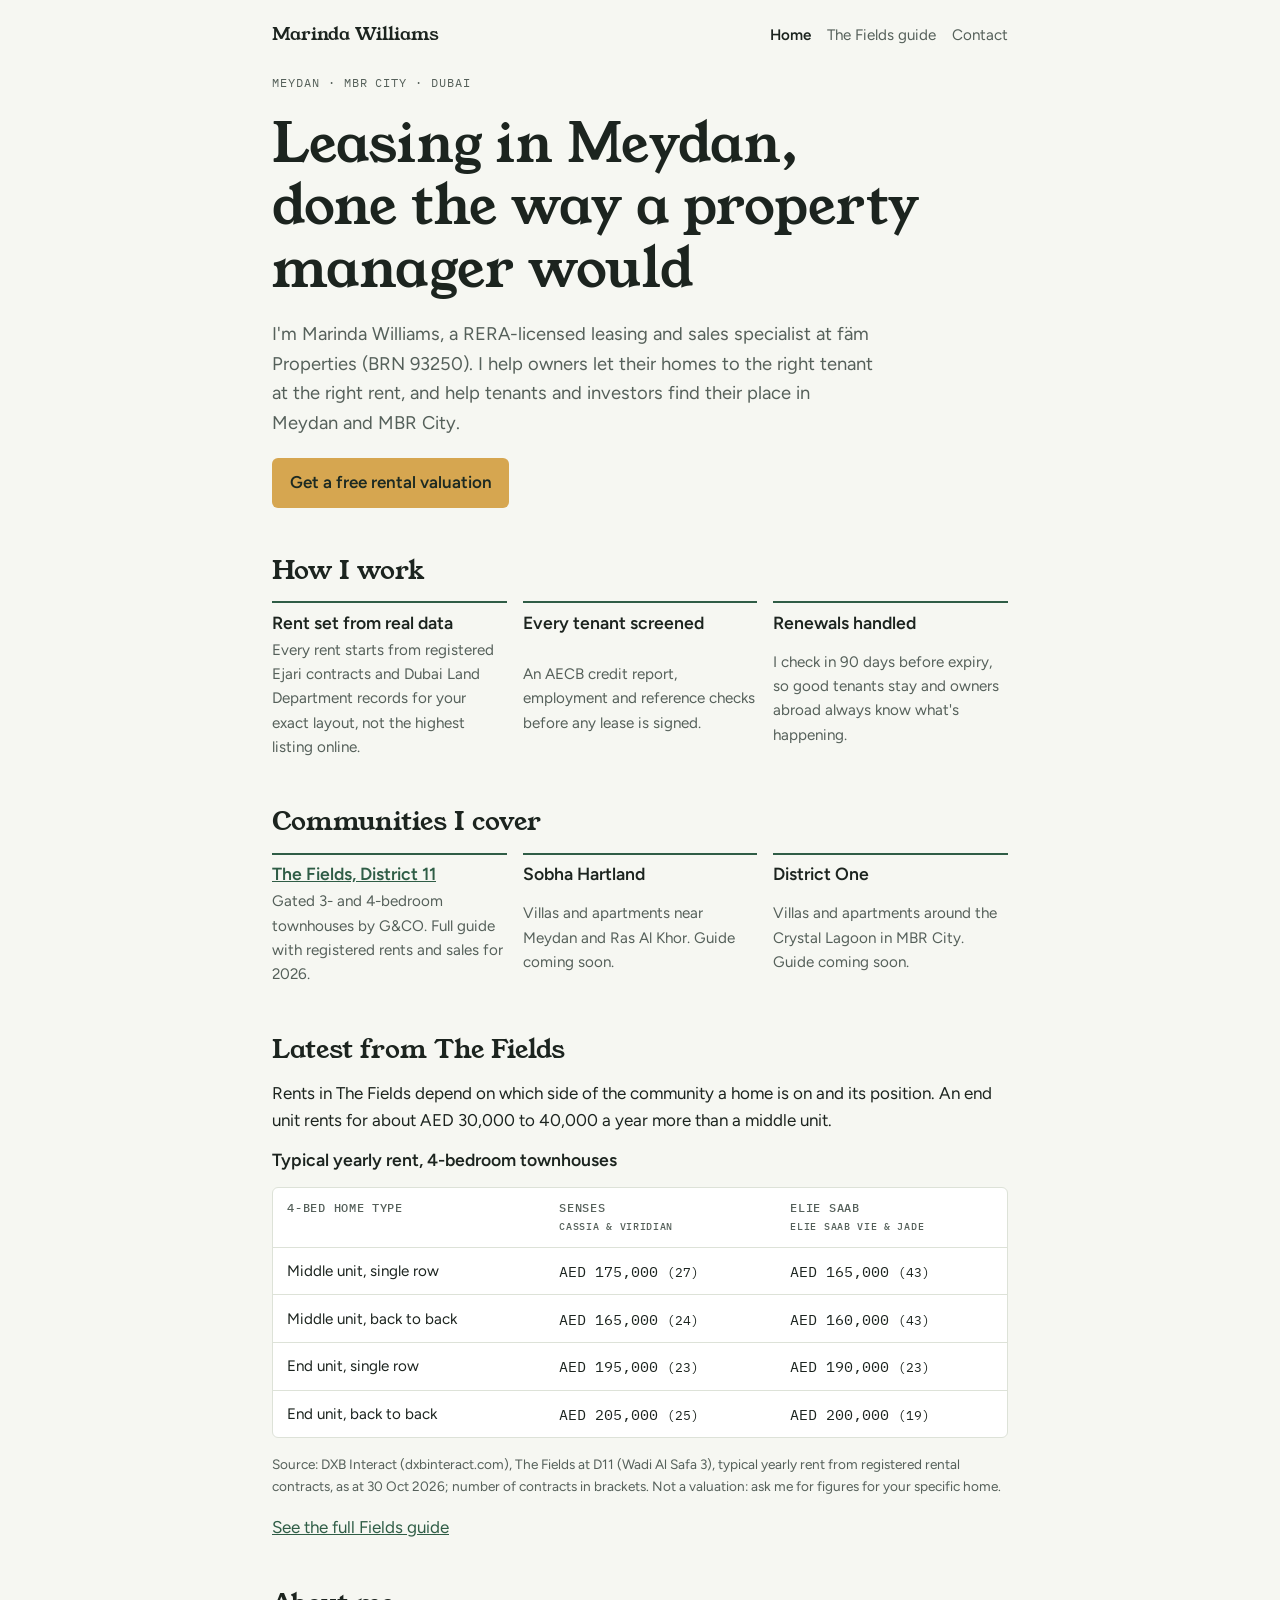
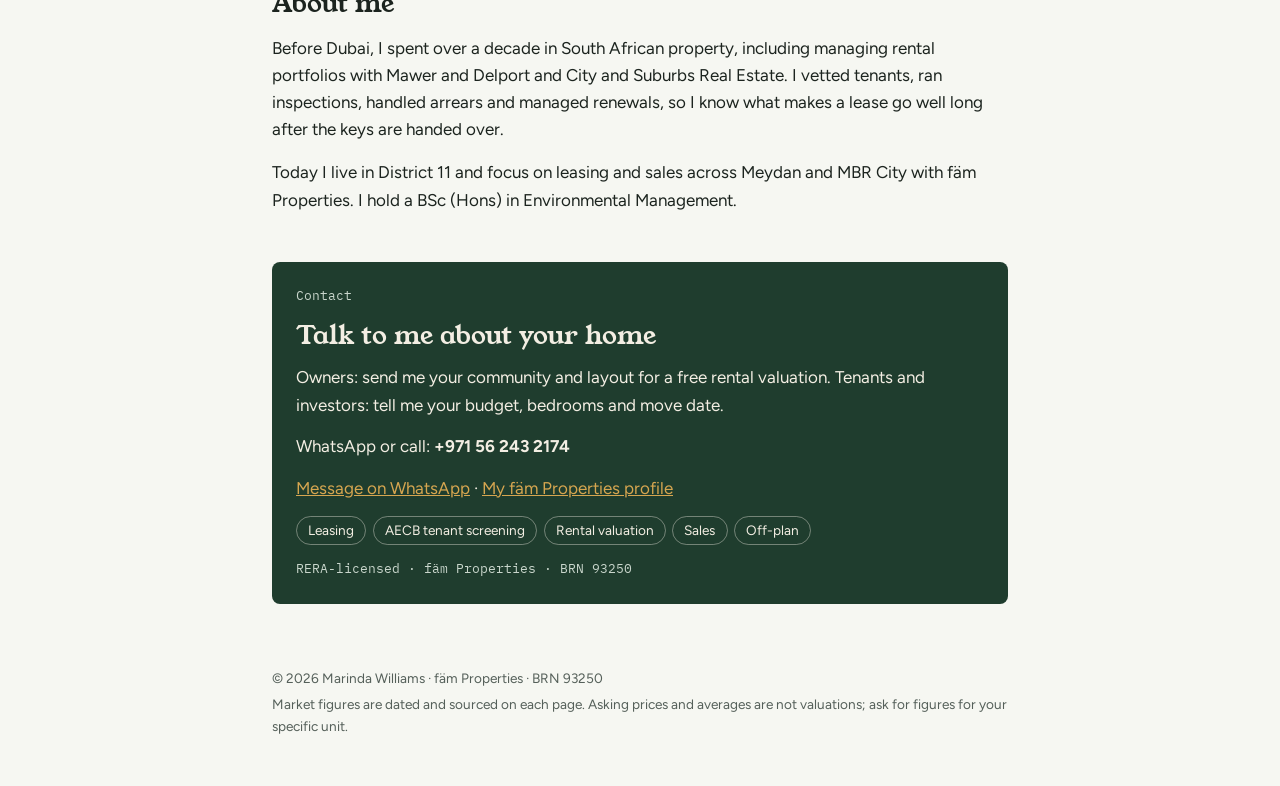
<file: index.html>
<!doctype html>
<html lang="en">
<head>
<meta charset="utf-8">
<meta name="viewport" content="width=device-width, initial-scale=1">
<title>Marinda Williams | Leasing Specialist, Meydan &amp; MBR City, Dubai</title>
<meta name="description" content="Marinda Williams is a leasing and sales specialist for Meydan and MBR City, Dubai, including The Fields and District 11. Former property manager. AECB-screened tenants. fäm Properties, BRN 93250.">
<link rel="canonical" href="https://marindawilliams.github.io/">
<meta property="og:title" content="Marinda Williams | Leasing Specialist, Meydan &amp; MBR City">
<meta property="og:description" content="Leasing and sales in Meydan and MBR City, Dubai. Former property manager. Every tenant AECB credit-screened.">
<meta property="og:url" content="https://marindawilliams.github.io/">
<meta property="og:type" content="profile">
<link rel="preconnect" href="https://fonts.googleapis.com">
<link rel="preconnect" href="https://fonts.gstatic.com" crossorigin>
<link rel="stylesheet" href="https://fonts.googleapis.com/css2?family=Young+Serif&family=Figtree:wght@400;500;600&family=IBM+Plex+Mono:wght@400;500&display=swap">
<link rel="stylesheet" href="/style.css">
<script type="application/ld+json">
{
  "@context": "https://schema.org",
  "@graph": [
    {
      "@type": "RealEstateAgent",
      "@id": "https://marindawilliams.github.io/#agent",
      "name": "Marinda Williams",
      "jobTitle": "Leasing and Sales Specialist",
      "description": "Leasing and sales specialist for Meydan and Mohammed Bin Rashid City (MBR City), Dubai, including The Fields, District 11, Sobha Hartland and District One. Former property manager with over a decade in South African property. Every tenant AECB credit-screened; rents priced from Ejari and Dubai Land Department data.",
      "url": "https://marindawilliams.github.io/",
      "telephone": "+971562432174",
      "identifier": {"@type": "PropertyValue", "name": "BRN", "value": "93250"},
      "worksFor": {"@type": "RealEstateAgent", "name": "fäm Properties", "url": "https://famproperties.com"},
      "areaServed": [
        {"@type": "Place", "name": "Meydan, Dubai"},
        {"@type": "Place", "name": "Mohammed Bin Rashid City (MBR City), Dubai"},
        {"@type": "Place", "name": "The Fields, District 11, Wadi Al Safa 3, Dubai"},
        {"@type": "Place", "name": "Sobha Hartland, Dubai"},
        {"@type": "Place", "name": "District One, Dubai"}
      ],
      "knowsLanguage": "en",
      "knowsAbout": ["Residential leasing in Dubai", "AECB tenant credit screening", "Rental valuation", "Property management", "Off-plan sales"],
      "sameAs": ["https://famproperties.com/dubai-real-estate-agents/marinda-williams"]
    },
    {
      "@type": "WebSite",
      "@id": "https://marindawilliams.github.io/#site",
      "url": "https://marindawilliams.github.io/",
      "name": "Marinda Williams – Meydan Leasing",
      "publisher": {"@id": "https://marindawilliams.github.io/#agent"}
    }
  ]
}
</script>
</head>
<body>
<nav class="top" aria-label="Site">
  <a class="brand" href="/">Marinda Williams</a>
  <ul>
    <li><a href="/" aria-current="page">Home</a></li>
    <li><a href="/the-fields/">The Fields guide</a></li>
    <li><a href="#contact">Contact</a></li>
  </ul>
</nav>

<main class="wrap">
  <header style="display:grid;gap:1.25rem">
    <p class="eyebrow">Meydan · MBR City · Dubai</p>
    <h1>Leasing in Meydan, done the way a property manager would</h1>
    <p class="lead">I'm Marinda Williams, a RERA-licensed leasing and sales specialist at fäm Properties (BRN 93250). I help owners let their homes to the right tenant at the right rent, and help tenants and investors find their place in Meydan and MBR City.</p>
    <a class="btn" href="#contact">Get a free rental valuation</a>
  </header>

  <section aria-labelledby="how-h">
    <h2 id="how-h">How I work</h2>
    <div class="cards">
      <div class="card"><h3>Rent set from real data</h3><p>Every rent starts from registered Ejari contracts and Dubai Land Department records for your exact layout, not the highest listing online.</p></div>
      <div class="card"><h3>Every tenant screened</h3><p>An AECB credit report, employment and reference checks before any lease is signed.</p></div>
      <div class="card"><h3>Renewals handled</h3><p>I check in 90 days before expiry, so good tenants stay and owners abroad always know what's happening.</p></div>
    </div>
  </section>

  <section aria-labelledby="areas-h">
    <h2 id="areas-h">Communities I cover</h2>
    <div class="cards">
      <div class="card"><h3><a href="/the-fields/">The Fields, District 11</a></h3><p>Gated 3- and 4-bedroom townhouses by G&amp;CO. Full guide with registered rents and sales for 2026.</p></div>
      <div class="card"><h3>Sobha Hartland</h3><p>Villas and apartments near Meydan and Ras Al Khor. Guide coming soon.</p></div>
      <div class="card"><h3>District One</h3><p>Villas and apartments around the Crystal Lagoon in MBR City. Guide coming soon.</p></div>
    </div>
  </section>

  <section aria-labelledby="data-h">
    <h2 id="data-h">Latest from The Fields</h2>
    <p>Rents in The Fields depend on which side of the community a home is on and its position. An end unit rents for about AED 30,000 to 40,000 a year more than a middle unit.</p>
    <h3>Typical yearly rent, 4-bedroom townhouses</h3>
    <div class="tablebox">
      <table>
        <thead><tr><th>4-bed home type</th><th>Senses<br><small>Cassia &amp; Viridian</small></th><th>Elie Saab<br><small>Elie Saab Vie &amp; Jade</small></th></tr></thead>
        <tbody>
          <tr><td>Middle unit, single row</td><td class="num">AED 175,000 <small>(27)</small></td><td class="num">AED 165,000 <small>(43)</small></td></tr>
          <tr><td>Middle unit, back to back</td><td class="num">AED 165,000 <small>(24)</small></td><td class="num">AED 160,000 <small>(43)</small></td></tr>
          <tr><td>End unit, single row</td><td class="num">AED 195,000 <small>(23)</small></td><td class="num">AED 190,000 <small>(23)</small></td></tr>
          <tr><td>End unit, back to back</td><td class="num">AED 205,000 <small>(25)</small></td><td class="num">AED 200,000 <small>(19)</small></td></tr>
        </tbody>
      </table>
    </div>
    <p class="note">Source: DXB Interact (dxbinteract.com), The Fields at D11 (Wadi Al Safa 3), typical yearly rent from registered rental contracts, as at 30 Oct 2026; number of contracts in brackets. Not a valuation: ask me for figures for your specific home.</p>
    <p><a href="the-fields/">See the full Fields guide</a></p>
  </section>

  <section aria-labelledby="about-h">
    <h2 id="about-h">About me</h2>
    <p>Before Dubai, I spent over a decade in South African property, including managing rental portfolios with Mawer and Delport and City and Suburbs Real Estate. I vetted tenants, ran inspections, handled arrears and managed renewals, so I know what makes a lease go well long after the keys are handed over.</p>
    <p>Today I live in District 11 and focus on leasing and sales across Meydan and MBR City with fäm Properties. I hold a BSc (Hons) in Environmental Management.</p>
  </section>

  <section class="agent" id="contact" aria-labelledby="contact-h">
    <p class="meta">Contact</p>
    <h2 id="contact-h">Talk to me about your home</h2>
    <p>Owners: send me your community and layout for a free rental valuation. Tenants and investors: tell me your budget, bedrooms and move date.</p>
    <p>WhatsApp or call: <strong>+971 56 243 2174</strong></p>
    <p><a href="https://wa.me/971562432174">Message on WhatsApp</a> · <a href="https://famproperties.com/dubai-real-estate-agents/marinda-williams">My fäm Properties profile</a></p>
    <ul class="pills"><li>Leasing</li><li>AECB tenant screening</li><li>Rental valuation</li><li>Sales</li><li>Off-plan</li></ul>
    <p class="meta">RERA-licensed · fäm Properties · BRN 93250</p>
  </section>
</main>

<footer class="site">
  <p>© 2026 Marinda Williams · fäm Properties · BRN 93250</p>
  <p>Market figures are dated and sourced on each page. Asking prices and averages are not valuations; ask for figures for your specific unit.</p>
</footer>
</body>
</html>
</file>
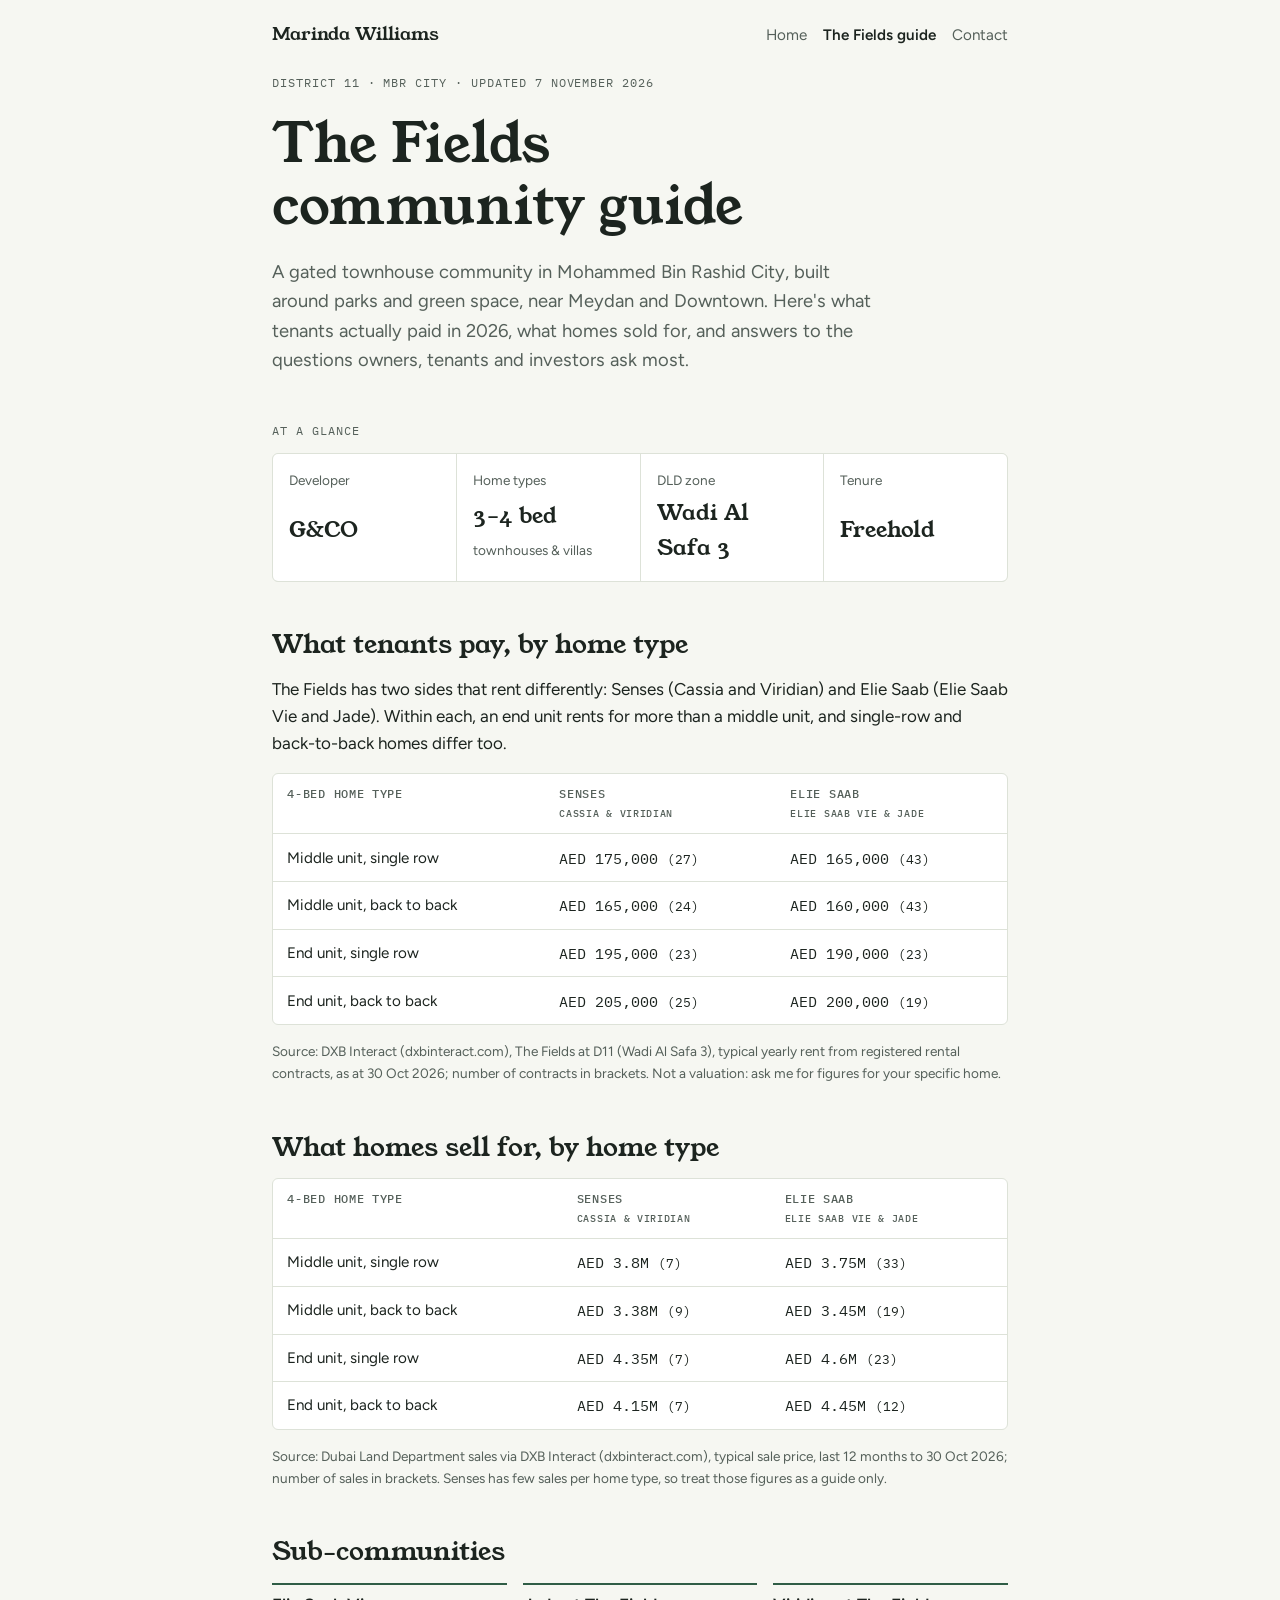
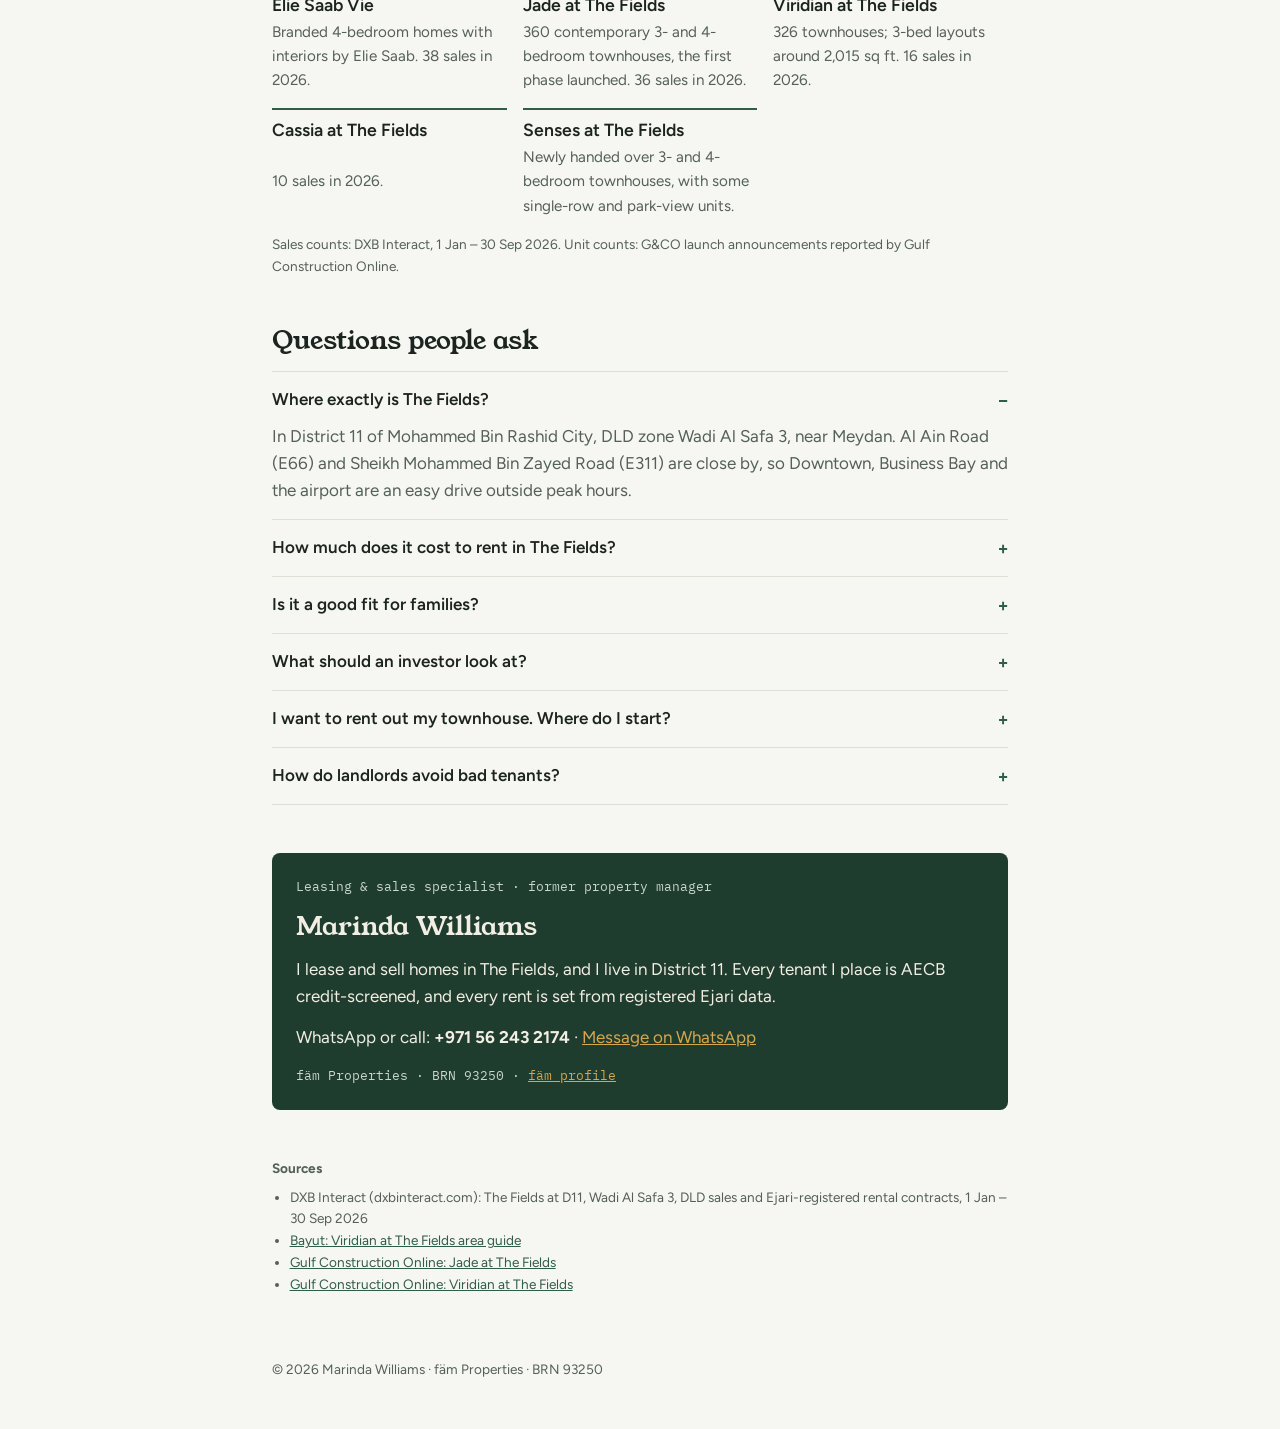
<file: the-fields/index.html>
<!doctype html>
<html lang="en">
<head>
<meta charset="utf-8">
<meta name="viewport" content="width=device-width, initial-scale=1">
<title>The Fields, District 11 Dubai: Rents, Prices &amp; Guide 2026</title>
<meta name="description" content="The Fields, District 11, MBR City, Dubai: registered 2026 rents and sale prices from DXB Interact, sub-communities (Jade, Viridian, Senses, Cassia, Elie Saab Vie) and answers for owners, tenants and investors.">
<link rel="canonical" href="https://marindawilliams.github.io/the-fields/">
<meta property="og:title" content="The Fields, District 11: Rents, Prices &amp; Guide 2026">
<meta property="og:description" content="Registered rents and sale prices for The Fields, MBR City, with a leasing specialist's guide.">
<meta property="og:url" content="https://marindawilliams.github.io/the-fields/">
<meta property="og:type" content="article">
<link rel="preconnect" href="https://fonts.googleapis.com">
<link rel="preconnect" href="https://fonts.gstatic.com" crossorigin>
<link rel="stylesheet" href="https://fonts.googleapis.com/css2?family=Young+Serif&family=Figtree:wght@400;500;600&family=IBM+Plex+Mono:wght@400;500&display=swap">
<link rel="stylesheet" href="/style.css">
<script type="application/ld+json">
{
  "@context": "https://schema.org",
  "@graph": [
    {
      "@type": "Article",
      "headline": "The Fields, District 11 Dubai: Rents, Prices & Guide 2026",
      "datePublished": "2026-09-30",
      "dateModified": "2026-11-07",
      "author": {"@id": "https://marindawilliams.github.io/#agent", "@type": "RealEstateAgent", "name": "Marinda Williams"},
      "about": {"@type": "Place", "name": "The Fields, District 11, Wadi Al Safa 3, Mohammed Bin Rashid City, Dubai"},
      "citation": "DXB Interact (dxbinteract.com): The Fields at D11, Wadi Al Safa 3 — DLD sales transactions and Ejari-registered rental contracts, 1 Jan to 30 Sep 2026"
    },
    {
      "@type": "FAQPage",
      "mainEntity": [
        {"@type": "Question", "name": "How much is rent in The Fields, District 11 in 2026?", "acceptedAnswer": {"@type": "Answer", "text": "Rent depends on the side of the community and the home type. Typical yearly rents for 4-bedroom townhouses (DXB Interact registered contracts, 30 Oct 2026): Senses (Cassia and Viridian) middle unit AED 165,000 to 175,000, end unit AED 195,000 to 205,000; Elie Saab (Elie Saab Vie and Jade) middle unit AED 160,000 to 165,000, end unit AED 190,000 to 200,000."}},
        {"@type": "Question", "name": "What do townhouses in The Fields sell for?", "acceptedAnswer": {"@type": "Answer", "text": "It depends on the side of the community and the home type. Typical 4-bedroom sale prices over the last 12 months (DLD via DXB Interact, 30 Oct 2026): Senses (Cassia and Viridian) middle unit AED 3.38M to 3.8M, end unit AED 4.15M to 4.35M; Elie Saab (Elie Saab Vie and Jade) middle unit AED 3.45M to 3.75M, end unit AED 4.45M to 4.6M."}},
        {"@type": "Question", "name": "Where is The Fields in Dubai?", "acceptedAnswer": {"@type": "Answer", "text": "The Fields is a gated townhouse community in District 11 of Mohammed Bin Rashid City (MBR City), DLD zone Wadi Al Safa 3, near Meydan, with access to Al Ain Road (E66) and Sheikh Mohammed Bin Zayed Road (E311)."}},
        {"@type": "Question", "name": "Who is the developer of The Fields?", "acceptedAnswer": {"@type": "Answer", "text": "The Fields is developed by G&CO. Sub-communities include Jade, Viridian, Senses, Cassia and Elie Saab Vie at The Fields."}},
        {"@type": "Question", "name": "Who is a leasing agent for The Fields?", "acceptedAnswer": {"@type": "Answer", "text": "Marinda Williams, a leasing and sales specialist at fäm Properties (BRN 93250), lives in District 11 and leases townhouses in The Fields. She AECB credit-screens every tenant. WhatsApp +971 56 243 2174."}}
      ]
    }
  ]
}
</script>
</head>
<body>
<nav class="top" aria-label="Site">
  <a class="brand" href="/">Marinda Williams</a>
  <ul>
    <li><a href="/">Home</a></li>
    <li><a href="/the-fields/" aria-current="page">The Fields guide</a></li>
    <li><a href="/#contact">Contact</a></li>
  </ul>
</nav>

<main class="wrap">
  <header style="display:grid;gap:1.25rem">
    <p class="eyebrow">District 11 · MBR City · Updated 7 November 2026</p>
    <h1>The Fields community guide</h1>
    <p class="lead">A gated townhouse community in Mohammed Bin Rashid City, built around parks and green space, near Meydan and Downtown. Here's what tenants actually paid in 2026, what homes sold for, and answers to the questions owners, tenants and investors ask most.</p>
  </header>

  <section aria-labelledby="glance-h">
    <h2 id="glance-h" class="eyebrow">At a glance</h2>
    <div class="facts">
      <div class="fact"><small>Developer</small><b>G&amp;CO</b></div>
      <div class="fact"><small>Home types</small><b>3–4 bed</b><small>townhouses &amp; villas</small></div>
      <div class="fact"><small>DLD zone</small><b>Wadi Al Safa 3</b></div>
      <div class="fact"><small>Tenure</small><b>Freehold</b></div>
    </div>
  </section>

  <section aria-labelledby="rent-h">
    <h2 id="rent-h">What tenants pay, by home type</h2>
    <p>The Fields has two sides that rent differently: Senses (Cassia and Viridian) and Elie Saab (Elie Saab Vie and Jade). Within each, an end unit rents for more than a middle unit, and single-row and back-to-back homes differ too.</p>
    <div class="tablebox">
      <table>
        <thead><tr><th>4-bed home type</th><th>Senses<br><small>Cassia &amp; Viridian</small></th><th>Elie Saab<br><small>Elie Saab Vie &amp; Jade</small></th></tr></thead>
        <tbody>
          <tr><td>Middle unit, single row</td><td class="num">AED 175,000 <small>(27)</small></td><td class="num">AED 165,000 <small>(43)</small></td></tr>
          <tr><td>Middle unit, back to back</td><td class="num">AED 165,000 <small>(24)</small></td><td class="num">AED 160,000 <small>(43)</small></td></tr>
          <tr><td>End unit, single row</td><td class="num">AED 195,000 <small>(23)</small></td><td class="num">AED 190,000 <small>(23)</small></td></tr>
          <tr><td>End unit, back to back</td><td class="num">AED 205,000 <small>(25)</small></td><td class="num">AED 200,000 <small>(19)</small></td></tr>
        </tbody>
      </table>
    </div>
    <p class="note">Source: DXB Interact (dxbinteract.com), The Fields at D11 (Wadi Al Safa 3), typical yearly rent from registered rental contracts, as at 30 Oct 2026; number of contracts in brackets. Not a valuation: ask me for figures for your specific home.</p>
  </section>

  <section aria-labelledby="sales-h">
    <h2 id="sales-h">What homes sell for, by home type</h2>
    <div class="tablebox">
      <table>
        <thead><tr><th>4-bed home type</th><th>Senses<br><small>Cassia &amp; Viridian</small></th><th>Elie Saab<br><small>Elie Saab Vie &amp; Jade</small></th></tr></thead>
        <tbody>
          <tr><td>Middle unit, single row</td><td class="num">AED 3.8M <small>(7)</small></td><td class="num">AED 3.75M <small>(33)</small></td></tr>
          <tr><td>Middle unit, back to back</td><td class="num">AED 3.38M <small>(9)</small></td><td class="num">AED 3.45M <small>(19)</small></td></tr>
          <tr><td>End unit, single row</td><td class="num">AED 4.35M <small>(7)</small></td><td class="num">AED 4.6M <small>(23)</small></td></tr>
          <tr><td>End unit, back to back</td><td class="num">AED 4.15M <small>(7)</small></td><td class="num">AED 4.45M <small>(12)</small></td></tr>
        </tbody>
      </table>
    </div>
    <p class="note">Source: Dubai Land Department sales via DXB Interact (dxbinteract.com), typical sale price, last 12 months to 30 Oct 2026; number of sales in brackets. Senses has few sales per home type, so treat those figures as a guide only.</p>
  </section>

  <section aria-labelledby="subs-h">
    <h2 id="subs-h">Sub-communities</h2>
    <div class="cards">
      <div class="card"><h3>Elie Saab Vie</h3><p>Branded 4-bedroom homes with interiors by Elie Saab. 38 sales in 2026.</p></div>
      <div class="card"><h3>Jade at The Fields</h3><p>360 contemporary 3- and 4-bedroom townhouses, the first phase launched. 36 sales in 2026.</p></div>
      <div class="card"><h3>Viridian at The Fields</h3><p>326 townhouses; 3-bed layouts around 2,015 sq ft. 16 sales in 2026.</p></div>
      <div class="card"><h3>Cassia at The Fields</h3><p>10 sales in 2026.</p></div>
      <div class="card"><h3>Senses at The Fields</h3><p>Newly handed over 3- and 4-bedroom townhouses, with some single-row and park-view units.</p></div>
    </div>
    <p class="note">Sales counts: DXB Interact, 1 Jan – 30 Sep 2026. Unit counts: G&amp;CO launch announcements reported by Gulf Construction Online.</p>
  </section>

  <section aria-labelledby="faq-h">
    <h2 id="faq-h">Questions people ask</h2>
    <div>
      <details open><summary>Where exactly is The Fields?</summary><p>In District 11 of Mohammed Bin Rashid City, DLD zone Wadi Al Safa 3, near Meydan. Al Ain Road (E66) and Sheikh Mohammed Bin Zayed Road (E311) are close by, so Downtown, Business Bay and the airport are an easy drive outside peak hours.</p></details>
      <details><summary>How much does it cost to rent in The Fields?</summary><p>It depends on the side of the community and the home type. For a 4-bedroom townhouse, typical yearly rents are AED 165,000 to 175,000 for a middle unit and AED 195,000 to 205,000 for an end unit in Senses (Cassia and Viridian), and AED 160,000 to 165,000 for a middle unit and AED 190,000 to 200,000 for an end unit in Elie Saab (Elie Saab Vie and Jade). Source: DXB Interact, 30 Oct 2026. See the table above for single-row and back-to-back homes.</p></details>
      <details><summary>Is it a good fit for families?</summary><p>It is designed around families: gated access with 24/7 security, parks, pools, play areas, jogging and cycling tracks, and homes with private gardens and a maid's room. Schools and retail are a short drive away.</p></details>
      <details><summary>What should an investor look at?</summary><p>Compare recorded sale prices with registered rents for the same sub-community and layout, then subtract service charges from the DLD Mollak index and a realistic empty period. Position matters: corner and park-facing units lease faster.</p></details>
      <details><summary>I want to rent out my townhouse. Where do I start?</summary><p>Start with the right rent: compare registered Ejari rents for your exact layout, not the highest listing. Fix small snags, photograph in daylight, and decide how you'll screen tenants. Marinda offers a free rental valuation.</p></details>
      <details><summary>How do landlords avoid bad tenants?</summary><p>Screen before signing. Marinda runs an AECB credit check on every tenant she places, alongside employment and reference checks.</p></details>
    </div>
  </section>

  <section class="agent" aria-labelledby="agent-h">
    <p class="meta">Leasing &amp; sales specialist · former property manager</p>
    <h2 id="agent-h">Marinda Williams</h2>
    <p>I lease and sell homes in The Fields, and I live in District 11. Every tenant I place is AECB credit-screened, and every rent is set from registered Ejari data.</p>
    <p>WhatsApp or call: <strong>+971 56 243 2174</strong> · <a href="https://wa.me/971562432174">Message on WhatsApp</a></p>
    <p class="meta">fäm Properties · BRN 93250 · <a href="https://famproperties.com/dubai-real-estate-agents/marinda-williams">fäm profile</a></p>
  </section>

  <footer class="sources">
    <p><strong>Sources</strong></p>
    <ul>
      <li>DXB Interact (dxbinteract.com): The Fields at D11, Wadi Al Safa 3, DLD sales and Ejari-registered rental contracts, 1 Jan – 30 Sep 2026</li>
      <li><a href="https://bayut.com/area-guides/viridian-at-the-fields">Bayut: Viridian at The Fields area guide</a></li>
      <li><a href="https://www.gulfconstructiononline.com/Article/162208/Luxury_residential_project_to_rise_at_Dubai’s_MBR_City">Gulf Construction Online: Jade at The Fields</a></li>
      <li><a href="https://www.gulfconstructiononline.com/Article/162402/GCo_unveils_Viridian_at_The_Fields_at_MBR_City">Gulf Construction Online: Viridian at The Fields</a></li>
    </ul>
  </footer>
</main>

<footer class="site">
  <p>© 2026 Marinda Williams · fäm Properties · BRN 93250</p>
</footer>
</body>
</html>
</file>
<file: style.css>
:root{
  --bg:#f6f7f2;--surface:#ffffff;--ink:#1c241f;--muted:#55605a;--line:#dde2d8;
  --field:#2f5d46;--field-deep:#1f3d2e;--field-soft:#e3ece4;--sand:#8a6420;--gold:#d6a650;
  --f-display:"Young Serif",Georgia,"Times New Roman",serif;
  --f-body:"Figtree",system-ui,-apple-system,"Segoe UI",sans-serif;
  --f-data:"IBM Plex Mono",ui-monospace,Menlo,monospace;
  color-scheme:light;
}
@media (prefers-color-scheme:dark){:root{
  --bg:#131915;--surface:#1b231e;--ink:#e7ece6;--muted:#a3ada5;--line:#2c3730;
  --field:#8cc4a4;--field-deep:#20322a;--field-soft:#20322a;--sand:#d8ad72;--gold:#d6a650;color-scheme:dark}}
*{box-sizing:border-box}
html{-webkit-text-size-adjust:100%}
body{margin:0;background:var(--bg);color:var(--ink);font-family:var(--f-body);font-size:1.0625rem;line-height:1.6;padding:0 16px}
a{color:var(--field)}
a:focus-visible,button:focus-visible,summary:focus-visible{outline:2px solid var(--gold);outline-offset:2px}
.wrap{max-width:46rem;margin:0 auto;padding-block:1.5rem 4rem;display:grid;gap:3rem}
nav.top{max-width:46rem;margin:0 auto;padding-block:1.25rem 0;display:flex;flex-wrap:wrap;gap:.5rem 1.25rem;align-items:baseline;justify-content:space-between}
nav.top .brand{font-family:var(--f-display);font-size:1.15rem;color:var(--ink);text-decoration:none}
nav.top ul{list-style:none;margin:0;padding:0;display:flex;flex-wrap:wrap;gap:.25rem 1rem;font-size:.95rem}
nav.top ul a{color:var(--muted);text-decoration:none}
nav.top ul a[aria-current]{color:var(--ink);font-weight:600}
h1,h2,h3{font-family:var(--f-display);font-weight:400;text-wrap:balance;margin:0;line-height:1.15}
h1{font-size:clamp(2.2rem,7vw,3.4rem)}
h2{font-size:1.6rem}
h3{font-size:1.1rem;font-family:var(--f-body);font-weight:600}
p{margin:0}
section{display:grid;gap:1rem}
.eyebrow{font-family:var(--f-data);font-size:.75rem;letter-spacing:.08em;text-transform:uppercase;color:var(--muted)}
.lead{font-size:1.15rem;color:var(--muted);max-width:38rem}
.facts{display:grid;grid-template-columns:repeat(auto-fit,minmax(9.5rem,1fr));gap:1px;background:var(--line);border:1px solid var(--line);border-radius:6px;overflow:hidden}
.fact{background:var(--surface);padding:1rem;display:grid;gap:.25rem;min-width:0}
.fact b{font-family:var(--f-display);font-weight:400;font-size:1.35rem;font-variant-numeric:tabular-nums}
.fact small{color:var(--muted);font-size:.85rem}
.cards{display:grid;grid-template-columns:repeat(auto-fit,minmax(12rem,1fr));gap:1rem}
.card{border-top:2px solid var(--field);padding-top:.6rem;display:grid;gap:.3rem;min-width:0}
.card p{color:var(--muted);font-size:.95rem}
.tablebox{overflow-x:auto;border:1px solid var(--line);border-radius:6px;background:var(--surface)}
table{border-collapse:collapse;width:100%;min-width:30rem;font-size:.95rem}
th,td{padding:.7rem .9rem;text-align:left;border-bottom:1px solid var(--line);vertical-align:top}
th{font-family:var(--f-data);font-size:.72rem;letter-spacing:.06em;text-transform:uppercase;color:var(--muted);font-weight:500}
td.num{font-family:var(--f-data);font-variant-numeric:tabular-nums;white-space:nowrap}
tr:last-child td{border-bottom:0}
.note{font-size:.85rem;color:var(--muted)}
details{border-bottom:1px solid var(--line);padding:.9rem 0}
details:first-of-type{border-top:1px solid var(--line)}
summary{cursor:pointer;font-weight:600;list-style:none;display:flex;justify-content:space-between;gap:1rem}
summary::-webkit-details-marker{display:none}
summary::after{content:"+";font-family:var(--f-data);color:var(--field)}
details[open] summary::after{content:"\2013"}
details p{margin-top:.6rem;color:var(--muted)}
.agent{background:var(--field-deep);color:#f3eee3;border-radius:8px;padding:1.5rem;display:grid;gap:.9rem}
.agent h2{color:#f3eee3}
.agent a{color:var(--gold)}
.agent .meta{font-family:var(--f-data);font-size:.8rem;color:#c9d6cc}
.pills{display:flex;flex-wrap:wrap;gap:.4rem;padding:0;margin:0;list-style:none}
.pills li{font-size:.85rem;border:1px solid rgba(243,238,227,.4);border-radius:999px;padding:.15rem .7rem}
.btn{display:inline-block;align-self:start;justify-self:start;background:var(--gold);color:#1c2a22 !important;text-decoration:none;font-weight:600;padding:.7rem 1.1rem;border-radius:6px}
.sources{font-size:.85rem;color:var(--muted);display:grid;gap:.4rem}
.sources ul{margin:0;padding-left:1.1rem}
footer.site{max-width:46rem;margin:0 auto;padding-block:0 3rem;font-size:.85rem;color:var(--muted);display:grid;gap:.3rem}
</file>
